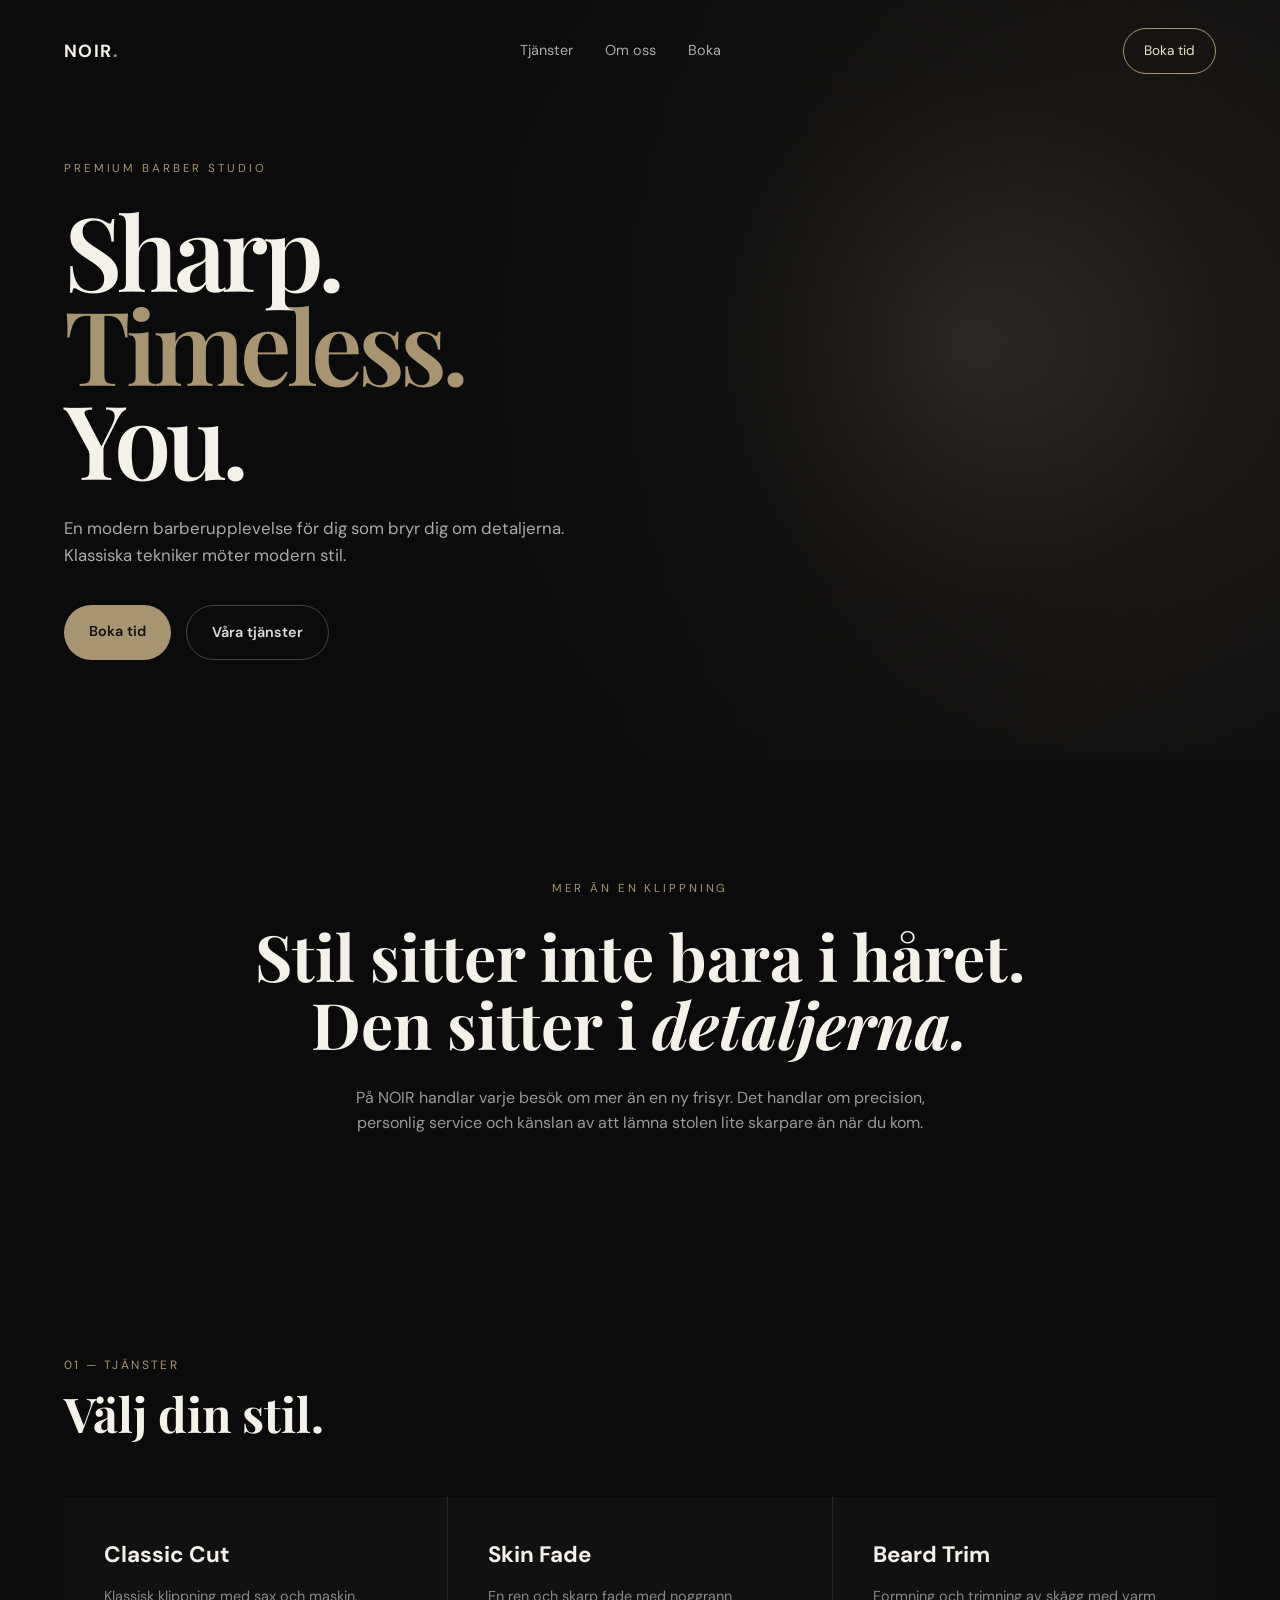
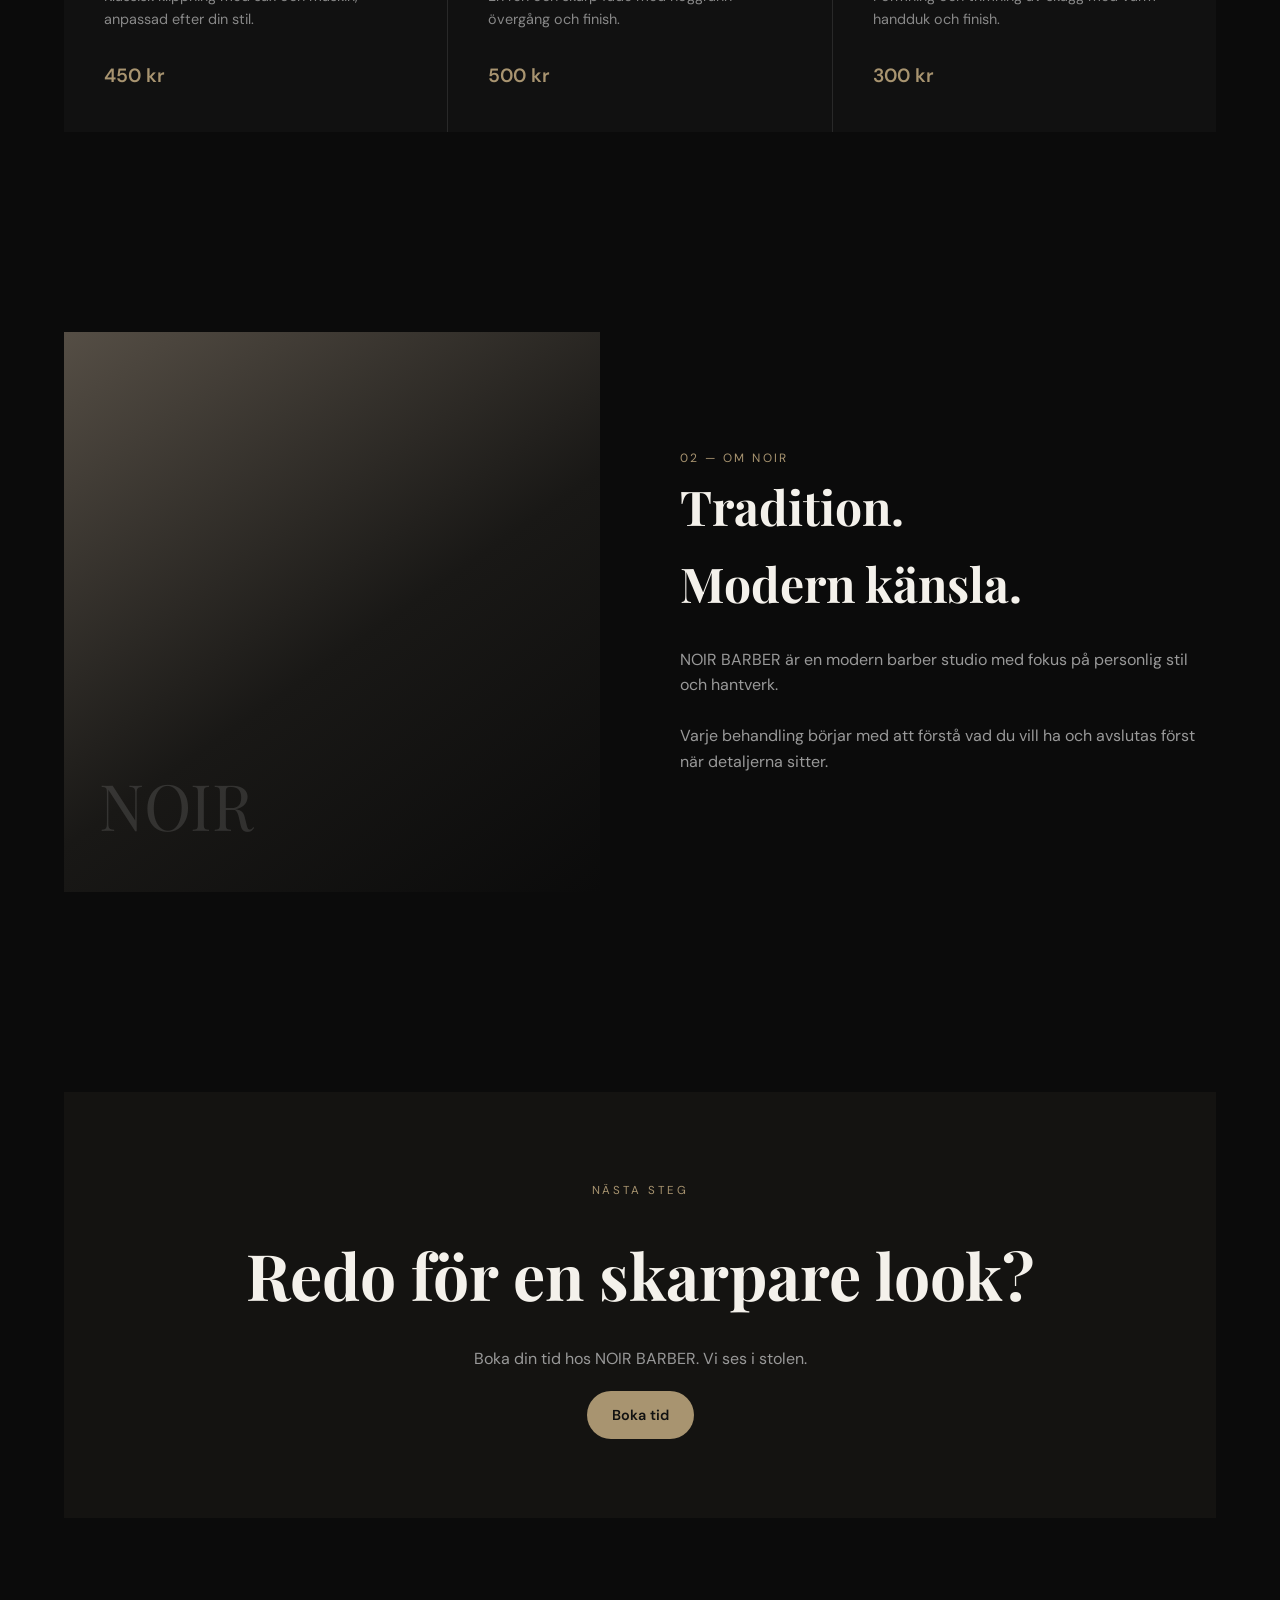
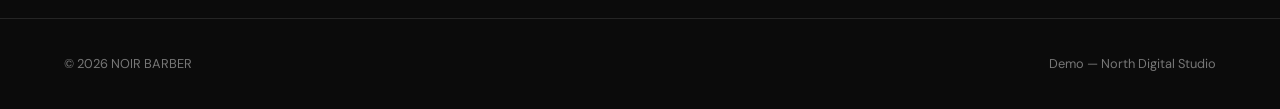
<file: barberare.html>
<!DOCTYPE html>
<html lang="sv">
<head>
    <meta charset="UTF-8">
    <meta name="viewport" content="width=device-width, initial-scale=1.0">

    <title>NOIR BARBER — Premium Barberare</title>

    <link rel="preconnect" href="https://fonts.googleapis.com">
    <link rel="preconnect" href="https://fonts.gstatic.com" crossorigin>
    <link href="https://fonts.googleapis.com/css2?family=DM+Sans:wght@400;500;600;700&family=Playfair+Display:wght@500;600;700&display=swap" rel="stylesheet">

    <style>
        * {
            margin: 0;
            padding: 0;
            box-sizing: border-box;
        }

        html {
            scroll-behavior: smooth;
        }

        body {
            font-family: "DM Sans", sans-serif;
            background: #0b0b0b;
            color: #f4f1eb;
            line-height: 1.6;
        }

        a {
            color: inherit;
            text-decoration: none;
        }

        .container {
            width: min(1180px, 90%);
            margin: auto;
        }

        /* NAVBAR */

        nav {
            position: absolute;
            top: 0;
            left: 0;
            width: 100%;
            padding: 28px 0;
            z-index: 10;
        }

        .nav-inner {
            display: flex;
            justify-content: space-between;
            align-items: center;
        }

        .logo {
            font-weight: 700;
            font-size: 1.1rem;
            letter-spacing: 0.08em;
        }

        .logo span {
            color: #a89470;
        }

        .nav-links {
            display: flex;
            gap: 32px;
            font-size: 0.9rem;
            color: #aaa;
        }

        .nav-links a:hover {
            color: white;
        }

        .nav-button {
            border: 1px solid #a89470;
            padding: 11px 20px;
            border-radius: 30px;
            font-size: 0.85rem;
            color: #e8dfd0;
        }

        /* HERO */

        .hero {
            min-height: 760px;
            display: flex;
            align-items: center;
            position: relative;
            overflow: hidden;
            background:
                linear-gradient(90deg, rgba(11,11,11,0.98) 0%, rgba(11,11,11,0.82) 48%, rgba(11,11,11,0.3) 100%),
                radial-gradient(circle at 75% 45%, #514b43 0%, #24211e 25%, #0b0b0b 65%);
        }

        .hero-content {
            max-width: 700px;
            padding-top: 60px;
        }

        .eyebrow {
            color: #a89470;
            text-transform: uppercase;
            letter-spacing: 0.25em;
            font-size: 0.72rem;
            margin-bottom: 24px;
        }

        h1 {
            font-family: "Playfair Display", serif;
            font-size: clamp(4rem, 8vw, 7.5rem);
            line-height: 0.92;
            font-weight: 600;
            letter-spacing: -0.05em;
        }

        h1 em {
            color: #a89470;
            font-style: normal;
        }

        .hero-text {
            max-width: 500px;
            margin-top: 30px;
            color: #aaa;
            font-size: 1.05rem;
        }

        .hero-buttons {
            display: flex;
            gap: 15px;
            margin-top: 36px;
        }

        .button {
            padding: 15px 25px;
            border-radius: 30px;
            font-weight: 600;
            font-size: 0.9rem;
        }

        .button-primary {
            background: #a89470;
            color: #111;
        }

        .button-secondary {
            border: 1px solid #444;
            color: #ddd;
        }

        /* INTRO */

        .intro {
            padding: 120px 0;
            text-align: center;
        }

        .intro h2 {
            font-family: "Playfair Display", serif;
            font-size: clamp(2.5rem, 5vw, 4.5rem);
            max-width: 850px;
            margin: auto;
            line-height: 1.05;
        }

        .intro p {
            max-width: 620px;
            margin: 28px auto 0;
            color: #999;
        }

        /* SERVICES */

        .section {
            padding: 100px 0;
        }

        .section-header {
            display: flex;
            justify-content: space-between;
            align-items: end;
            margin-bottom: 45px;
        }

        .section-title {
            font-family: "Playfair Display", serif;
            font-size: 3rem;
        }

        .section-number {
            color: #a89470;
            font-size: 0.75rem;
            letter-spacing: 0.2em;
        }

        .services {
            display: grid;
            grid-template-columns: repeat(3, 1fr);
            gap: 1px;
            background: #292929;
        }

        .service {
            background: #111;
            padding: 40px;
        }

        .service h3 {
            font-size: 1.4rem;
            margin-bottom: 12px;
        }

        .service p {
            color: #888;
            font-size: 0.9rem;
        }

        .price {
            margin-top: 30px;
            color: #a89470;
            font-size: 1.2rem;
            font-weight: 600;
        }

        /* ABOUT */

        .about {
            display: grid;
            grid-template-columns: 1fr 1fr;
            gap: 80px;
            align-items: center;
        }

        .about-image {
            min-height: 560px;
            background:
                linear-gradient(145deg, #554e45, #191816 55%, #0b0b0b);
            position: relative;
        }

        .about-image::after {
            content: "NOIR";
            position: absolute;
            bottom: 35px;
            left: 35px;
            font-family: "Playfair Display", serif;
            font-size: 4rem;
            color: rgba(255,255,255,0.12);
        }

        .about-text p {
            color: #999;
            margin-top: 25px;
        }

        /* BOOKING */

        .booking {
            background: #141311;
            padding: 90px;
            text-align: center;
        }

        .booking h2 {
            font-family: "Playfair Display", serif;
            font-size: clamp(2.5rem, 5vw, 4rem);
        }

        .booking p {
            color: #999;
            margin: 20px auto 30px;
            max-width: 550px;
        }

        /* FOOTER */

        footer {
            border-top: 1px solid #252525;
            padding: 35px 0;
            color: #777;
            font-size: 0.8rem;
        }

        .footer-inner {
            display: flex;
            justify-content: space-between;
        }

        /* MOBILE */

        @media (max-width: 800px) {

            .nav-links {
                display: none;
            }

            .hero {
                min-height: 680px;
            }

            .services,
            .about {
                grid-template-columns: 1fr;
            }

            .about-image {
                min-height: 400px;
            }

            .booking {
                padding: 60px 25px;
            }

            .footer-inner {
                flex-direction: column;
                gap: 10px;
            }

            .section-header {
                display: block;
            }

            .section-number {
                display: block;
                margin-bottom: 10px;
            }
        }
    </style>
</head>

<body>

    <nav>
        <div class="container nav-inner">

            <a href="index.html" class="logo">
                NOIR<span>.</span>
            </a>

            <div class="nav-links">
                <a href="#services">Tjänster</a>
                <a href="#about">Om oss</a>
                <a href="#booking">Boka</a>
            </div>

            <a href="#booking" class="nav-button">
                Boka tid
            </a>

        </div>
    </nav>


    <section class="hero">

        <div class="container">

            <div class="hero-content">

                <div class="eyebrow">
                    Premium Barber Studio
                </div>

                <h1>
                    Sharp.<br>
                    <em>Timeless.</em><br>
                    You.
                </h1>

                <p class="hero-text">
                    En modern barberupplevelse för dig som bryr dig om detaljerna.
                    Klassiska tekniker möter modern stil.
                </p>

                <div class="hero-buttons">
                    <a href="#booking" class="button button-primary">
                        Boka tid
                    </a>

                    <a href="#services" class="button button-secondary">
                        Våra tjänster
                    </a>
                </div>

            </div>

        </div>

    </section>


    <section class="intro">

        <div class="container">

            <div class="eyebrow">
                Mer än en klippning
            </div>

            <h2>
                Stil sitter inte bara i håret.
                <br>
                Den sitter i <em>detaljerna.</em>
            </h2>

            <p>
                På NOIR handlar varje besök om mer än en ny frisyr.
                Det handlar om precision, personlig service och känslan
                av att lämna stolen lite skarpare än när du kom.
            </p>

        </div>

    </section>


    <section class="section" id="services">

        <div class="container">

            <div class="section-header">

                <div>
                    <div class="section-number">01 — TJÄNSTER</div>
                    <h2 class="section-title">Välj din stil.</h2>
                </div>

            </div>


            <div class="services">

                <div class="service">
                    <h3>Classic Cut</h3>

                    <p>
                        Klassisk klippning med sax och maskin,
                        anpassad efter din stil.
                    </p>

                    <div class="price">
                        450 kr
                    </div>
                </div>


                <div class="service">
                    <h3>Skin Fade</h3>

                    <p>
                        En ren och skarp fade med noggrann
                        övergång och finish.
                    </p>

                    <div class="price">
                        500 kr
                    </div>
                </div>


                <div class="service">
                    <h3>Beard Trim</h3>

                    <p>
                        Formning och trimning av skägg
                        med varm handduk och finish.
                    </p>

                    <div class="price">
                        300 kr
                    </div>
                </div>

            </div>

        </div>

    </section>


    <section class="section" id="about">

        <div class="container about">

            <div class="about-image"></div>

            <div class="about-text">

                <div class="section-number">
                    02 — OM NOIR
                </div>

                <h2 class="section-title">
                    Tradition.
                    <br>
                    Modern känsla.
                </h2>

                <p>
                    NOIR BARBER är en modern barber studio med fokus
                    på personlig stil och hantverk.
                </p>

                <p>
                    Varje behandling börjar med att förstå vad du vill
                    ha och avslutas först när detaljerna sitter.
                </p>

            </div>

        </div>

    </section>


    <section class="section" id="booking">

        <div class="container">

            <div class="booking">

                <div class="eyebrow">
                    Nästa steg
                </div>

                <h2>
                    Redo för en skarpare look?
                </h2>

                <p>
                    Boka din tid hos NOIR BARBER.
                    Vi ses i stolen.
                </p>

                <a href="mailto:kontakt@noirbarber.se" class="button button-primary">
                    Boka tid
                </a>

            </div>

        </div>

    </section>


    <footer>

        <div class="container footer-inner">

            <div>
                © 2026 NOIR BARBER
            </div>

            <div>
                Demo — North Digital Studio
            </div>

        </div>

    </footer>

</body>
</html>
</file>
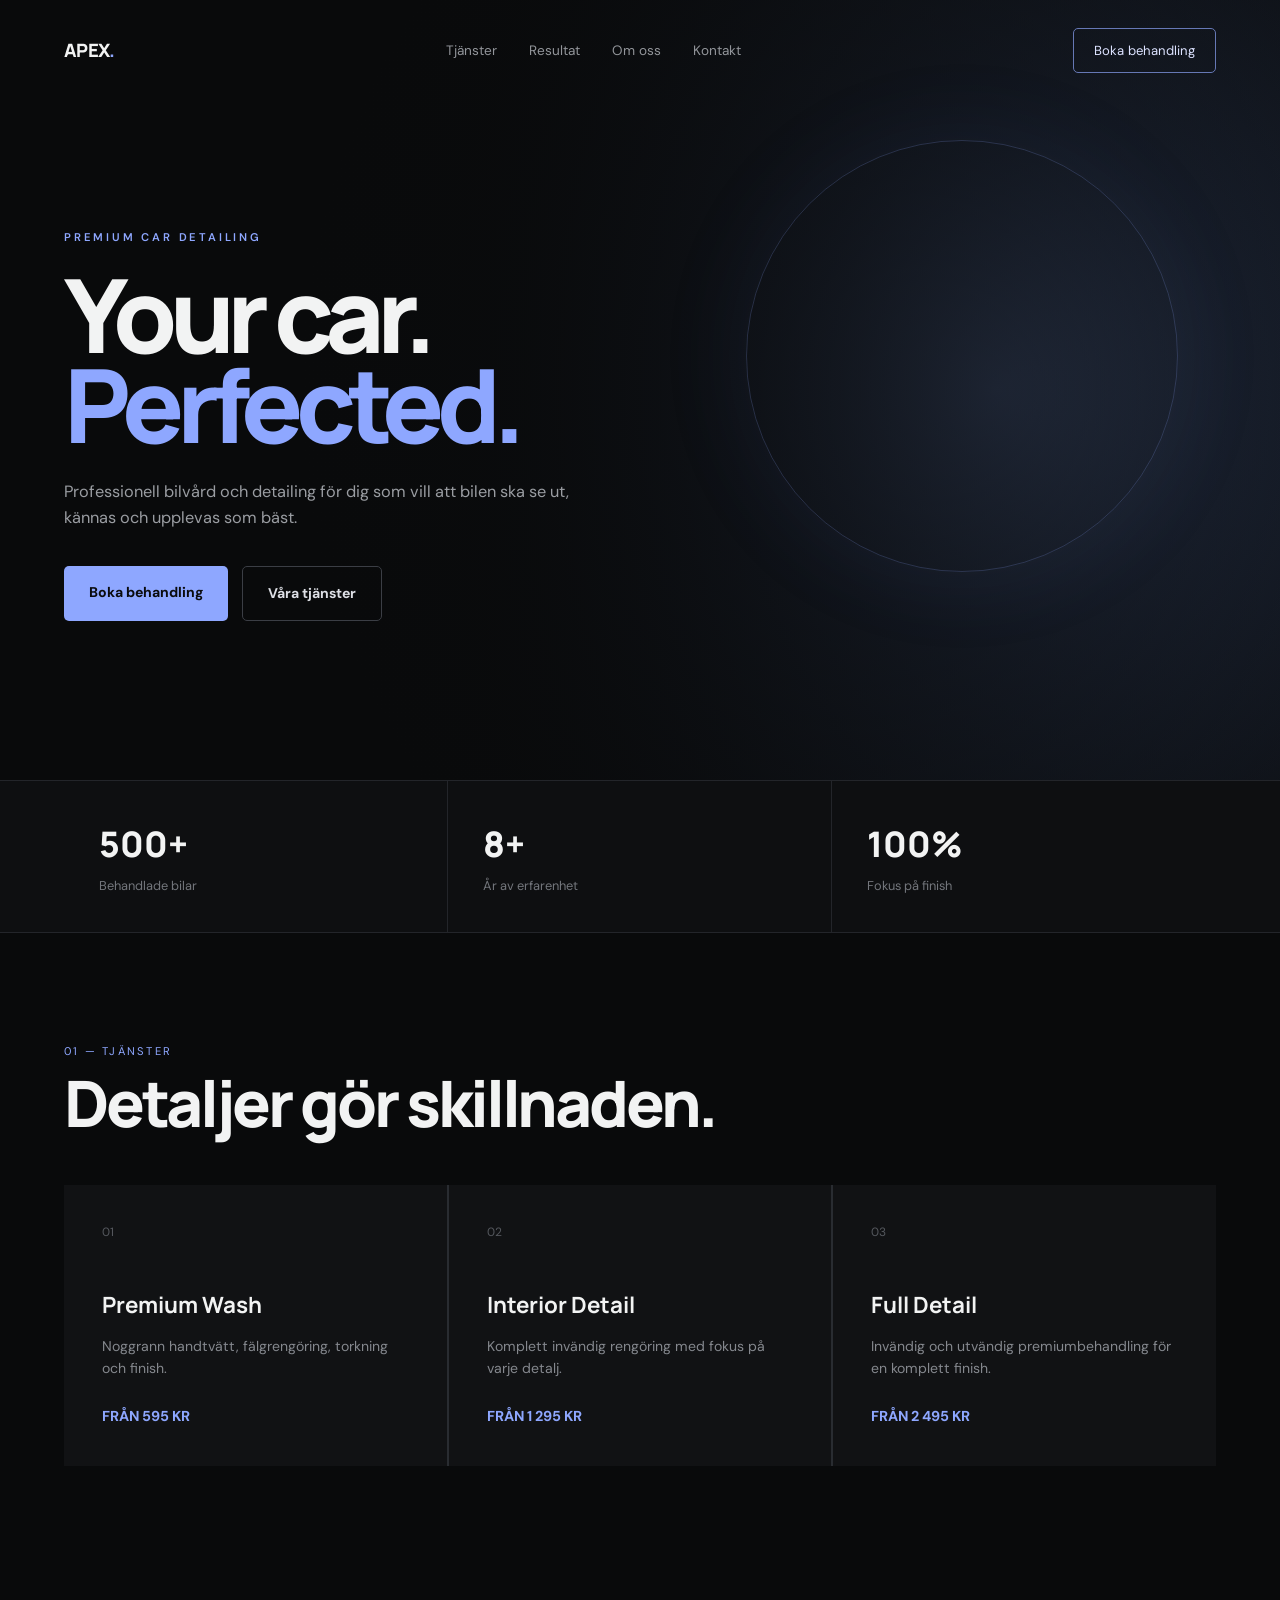
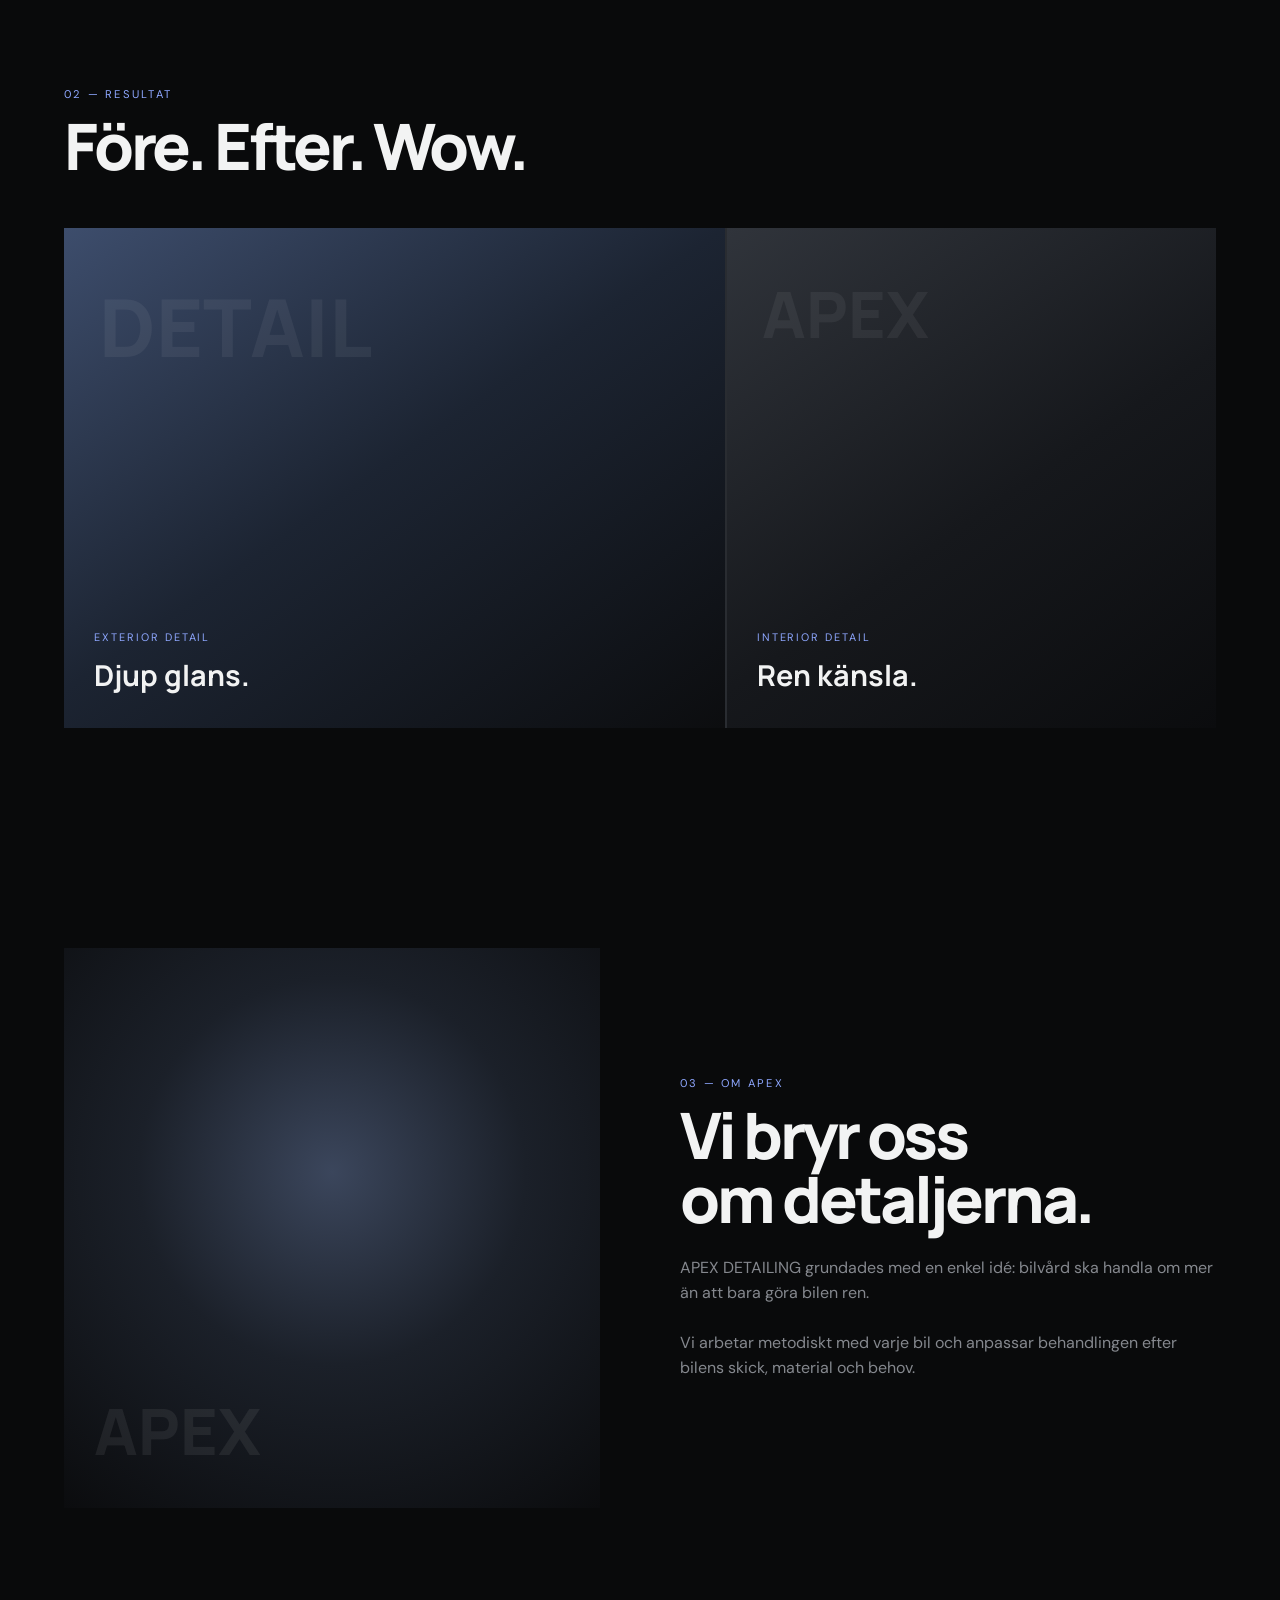
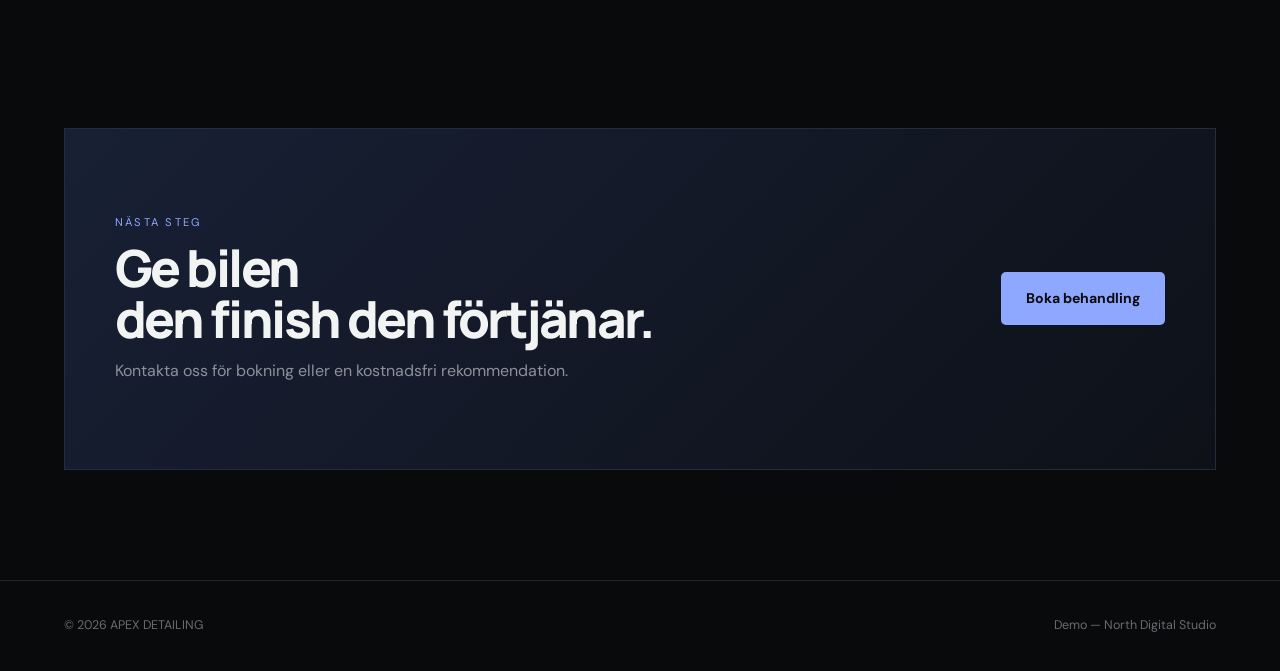
<file: bilvard.html>
<!DOCTYPE html>
<html lang="sv">
<head>
    <meta charset="UTF-8">
    <meta name="viewport" content="width=device-width, initial-scale=1.0">

    <title>APEX DETAILING — Premium Car Care</title>

    <link rel="preconnect" href="https://fonts.googleapis.com">
    <link rel="preconnect" href="https://fonts.gstatic.com" crossorigin>
    <link href="https://fonts.googleapis.com/css2?family=DM+Sans:wght@400;500;600;700&family=Manrope:wght@500;600;700;800&display=swap" rel="stylesheet">

    <style>

        * {
            margin: 0;
            padding: 0;
            box-sizing: border-box;
        }

        html {
            scroll-behavior: smooth;
        }

        body {
            background: #090a0b;
            color: #f2f3f3;
            font-family: "DM Sans", sans-serif;
            line-height: 1.6;
        }

        a {
            color: inherit;
            text-decoration: none;
        }

        .container {
            width: min(1180px, 90%);
            margin: auto;
        }

        /* NAVIGATION */

        nav {
            position: absolute;
            top: 0;
            left: 0;
            width: 100%;
            padding: 28px 0;
            z-index: 10;
        }

        .nav-inner {
            display: flex;
            align-items: center;
            justify-content: space-between;
        }

        .logo {
            font-family: "Manrope", sans-serif;
            font-size: 1.15rem;
            font-weight: 800;
            letter-spacing: -0.04em;
        }

        .logo span {
            color: #8ea7ff;
        }

        .nav-links {
            display: flex;
            gap: 32px;
            font-size: 0.85rem;
            color: #92959a;
        }

        .nav-links a:hover {
            color: white;
        }

        .nav-button {
            border: 1px solid #6678b5;
            padding: 11px 20px;
            border-radius: 5px;
            font-size: 0.82rem;
            color: #dce2ff;
        }

        /* HERO */

        .hero {
            min-height: 780px;
            display: flex;
            align-items: center;
            position: relative;
            overflow: hidden;

            background:
                linear-gradient(
                    90deg,
                    rgba(9,10,11,1) 0%,
                    rgba(9,10,11,0.95) 38%,
                    rgba(9,10,11,0.3) 100%
                ),
                radial-gradient(
                    circle at 78% 50%,
                    #33415e 0%,
                    #1d2638 23%,
                    #090a0b 65%
                );
        }

        .hero::after {
            content: "";
            position: absolute;
            right: 8%;
            top: 18%;
            width: 430px;
            height: 430px;
            border-radius: 50%;
            border: 1px solid rgba(142,167,255,0.2);
            box-shadow:
                0 0 100px rgba(86,115,190,0.08);
        }

        .hero-content {
            max-width: 760px;
            padding-top: 70px;
            position: relative;
            z-index: 2;
        }

        .eyebrow {
            color: #8ea7ff;
            text-transform: uppercase;
            letter-spacing: 0.25em;
            font-size: 0.7rem;
            margin-bottom: 22px;
            font-weight: 600;
        }

        h1 {
            font-family: "Manrope", sans-serif;
            font-size: clamp(3.7rem, 8vw, 7.4rem);
            line-height: 0.88;
            letter-spacing: -0.075em;
            font-weight: 800;
        }

        h1 span {
            color: #8ea7ff;
        }

        .hero-text {
            max-width: 560px;
            color: #9a9da2;
            margin-top: 30px;
            font-size: 1.02rem;
        }

        .hero-buttons {
            display: flex;
            gap: 14px;
            margin-top: 35px;
        }

        .button {
            padding: 15px 25px;
            border-radius: 5px;
            font-size: 0.88rem;
            font-weight: 700;
        }

        .button-primary {
            background: #8ea7ff;
            color: #0a0b0d;
        }

        .button-secondary {
            border: 1px solid #3b3e45;
            color: #dddfe5;
        }

        /* STATS */

        .stats {
            border-top: 1px solid #23252a;
            border-bottom: 1px solid #23252a;
            background: #0e0f11;
        }

        .stats-grid {
            display: grid;
            grid-template-columns: repeat(3, 1fr);
        }

        .stat {
            padding: 35px;
            border-right: 1px solid #23252a;
        }

        .stat:last-child {
            border-right: none;
        }

        .stat-number {
            font-family: "Manrope", sans-serif;
            font-size: 2.2rem;
            font-weight: 800;
        }

        .stat-label {
            color: #73767c;
            font-size: 0.8rem;
            margin-top: 4px;
        }

        /* SECTIONS */

        .section {
            padding: 110px 0;
        }

        .section-header {
            margin-bottom: 50px;
        }

        .section-number {
            color: #8ea7ff;
            font-size: 0.7rem;
            letter-spacing: 0.2em;
            margin-bottom: 10px;
        }

        .section-title {
            font-family: "Manrope", sans-serif;
            font-size: clamp(2.5rem, 5vw, 4.2rem);
            line-height: 1;
            letter-spacing: -0.05em;
            font-weight: 800;
        }

        /* SERVICES */

        .services {
            display: grid;
            grid-template-columns: repeat(3, 1fr);
            gap: 2px;
            background: #292c31;
        }

        .service {
            background: #111214;
            padding: 38px;
            min-height: 280px;
        }

        .service-number {
            color: #55585e;
            font-size: 0.75rem;
            margin-bottom: 45px;
        }

        .service h3 {
            font-family: "Manrope", sans-serif;
            font-size: 1.4rem;
            margin-bottom: 12px;
        }

        .service p {
            color: #85888e;
            font-size: 0.88rem;
        }

        .service-price {
            color: #8ea7ff;
            font-size: 0.9rem;
            font-weight: 700;
            margin-top: 25px;
        }

        /* SHOWCASE */

        .showcase {
            display: grid;
            grid-template-columns: 1.35fr 1fr;
            gap: 2px;
            background: #292c31;
        }

        .showcase-main,
        .showcase-small {
            position: relative;
            overflow: hidden;
            min-height: 500px;
            background:
                linear-gradient(
                    145deg,
                    #3d4d6c,
                    #1c2432 48%,
                    #0c0d0f
                );
        }

        .showcase-small {
            min-height: 500px;
            background:
                linear-gradient(
                    145deg,
                    #30343b,
                    #16181c 55%,
                    #0b0c0e
                );
        }

        .showcase-main::before {
            content: "DETAIL";
            position: absolute;
            top: 35px;
            left: 35px;
            font-family: "Manrope", sans-serif;
            font-size: 5rem;
            font-weight: 800;
            color: rgba(255,255,255,0.06);
        }

        .showcase-small::before {
            content: "APEX";
            position: absolute;
            top: 35px;
            left: 35px;
            font-family: "Manrope", sans-serif;
            font-size: 4rem;
            font-weight: 800;
            color: rgba(255,255,255,0.06);
        }

        .showcase-content {
            position: absolute;
            bottom: 30px;
            left: 30px;
            right: 30px;
        }

        .showcase-tag {
            color: #8ea7ff;
            font-size: 0.68rem;
            letter-spacing: 0.18em;
        }

        .showcase-content h3 {
            font-family: "Manrope", sans-serif;
            font-size: 1.8rem;
            margin-top: 5px;
        }

        /* ABOUT */

        .about {
            display: grid;
            grid-template-columns: 1fr 1fr;
            gap: 80px;
            align-items: center;
        }

        .about-image {
            min-height: 560px;
            background:
                radial-gradient(
                    circle at 50% 40%,
                    #3b465c,
                    #1b2029 45%,
                    #0b0c0e
                );
            position: relative;
        }

        .about-image::after {
            content: "APEX";
            position: absolute;
            bottom: 25px;
            left: 30px;
            font-family: "Manrope", sans-serif;
            font-size: 4rem;
            font-weight: 800;
            color: rgba(255,255,255,0.07);
        }

        .about-text p {
            color: #85888e;
            margin-top: 24px;
        }

        /* CTA */

        .cta {
            background:
                linear-gradient(
                    135deg,
                    #182035,
                    #0e1118
                );
            padding: 85px 50px;
            display: flex;
            justify-content: space-between;
            align-items: center;
            gap: 40px;
            border: 1px solid #252c3c;
        }

        .cta h2 {
            font-family: "Manrope", sans-serif;
            font-size: clamp(2.3rem, 4vw, 4rem);
            line-height: 1;
            letter-spacing: -0.05em;
            font-weight: 800;
        }

        .cta p {
            color: #8c919b;
            max-width: 550px;
            margin-top: 14px;
        }

        /* FOOTER */

        footer {
            border-top: 1px solid #23252a;
            padding: 35px 0;
            color: #686b71;
            font-size: 0.78rem;
        }

        .footer-inner {
            display: flex;
            justify-content: space-between;
        }

        /* MOBILE */

        @media (max-width: 800px) {

            .nav-links {
                display: none;
            }

            .hero {
                min-height: 700px;
            }

            .stats-grid,
            .services,
            .showcase,
            .about {
                grid-template-columns: 1fr;
            }

            .stat {
                border-right: none;
                border-bottom: 1px solid #23252a;
            }

            .showcase-main,
            .showcase-small {
                min-height: 360px;
            }

            .about-image {
                min-height: 400px;
            }

            .cta {
                padding: 55px 30px;
                flex-direction: column;
                align-items: flex-start;
            }

            .footer-inner {
                flex-direction: column;
                gap: 10px;
            }
        }

    </style>
</head>

<body>

    <!-- NAVIGATION -->

    <nav>
        <div class="container nav-inner">

            <a href="index.html" class="logo">
                APEX<span>.</span>
            </a>

            <div class="nav-links">
                <a href="#services">Tjänster</a>
                <a href="#results">Resultat</a>
                <a href="#about">Om oss</a>
                <a href="#contact">Kontakt</a>
            </div>

            <a href="#contact" class="nav-button">
                Boka behandling
            </a>

        </div>
    </nav>


    <!-- HERO -->

    <section class="hero">

        <div class="container">

            <div class="hero-content">

                <div class="eyebrow">
                    Premium Car Detailing
                </div>

                <h1>
                    Your car.<br>
                    <span>Perfected.</span>
                </h1>

                <p class="hero-text">
                    Professionell bilvård och detailing för dig som
                    vill att bilen ska se ut, kännas och upplevas
                    som bäst.
                </p>

                <div class="hero-buttons">

                    <a href="#contact" class="button button-primary">
                        Boka behandling
                    </a>

                    <a href="#services" class="button button-secondary">
                        Våra tjänster
                    </a>

                </div>

            </div>

        </div>

    </section>


    <!-- STATS -->

    <section class="stats">

        <div class="container stats-grid">

            <div class="stat">
                <div class="stat-number">500+</div>
                <div class="stat-label">Behandlade bilar</div>
            </div>

            <div class="stat">
                <div class="stat-number">8+</div>
                <div class="stat-label">År av erfarenhet</div>
            </div>

            <div class="stat">
                <div class="stat-number">100%</div>
                <div class="stat-label">Fokus på finish</div>
            </div>

        </div>

    </section>


    <!-- SERVICES -->

    <section class="section" id="services">

        <div class="container">

            <div class="section-header">

                <div class="section-number">
                    01 — TJÄNSTER
                </div>

                <h2 class="section-title">
                    Detaljer gör skillnaden.
                </h2>

            </div>


            <div class="services">

                <div class="service">

                    <div class="service-number">
                        01
                    </div>

                    <h3>Premium Wash</h3>

                    <p>
                        Noggrann handtvätt, fälgrengöring,
                        torkning och finish.
                    </p>

                    <div class="service-price">
                        FRÅN 595 KR
                    </div>

                </div>


                <div class="service">

                    <div class="service-number">
                        02
                    </div>

                    <h3>Interior Detail</h3>

                    <p>
                        Komplett invändig rengöring med
                        fokus på varje detalj.
                    </p>

                    <div class="service-price">
                        FRÅN 1 295 KR
                    </div>

                </div>


                <div class="service">

                    <div class="service-number">
                        03
                    </div>

                    <h3>Full Detail</h3>

                    <p>
                        Invändig och utvändig premiumbehandling
                        för en komplett finish.
                    </p>

                    <div class="service-price">
                        FRÅN 2 495 KR
                    </div>

                </div>

            </div>

        </div>

    </section>


    <!-- RESULTS -->

    <section class="section" id="results">

        <div class="container">

            <div class="section-header">

                <div class="section-number">
                    02 — RESULTAT
                </div>

                <h2 class="section-title">
                    Före. Efter. Wow.
                </h2>

            </div>


            <div class="showcase">

                <div class="showcase-main">

                    <div class="showcase-content">

                        <div class="showcase-tag">
                            EXTERIOR DETAIL
                        </div>

                        <h3>
                            Djup glans.
                        </h3>

                    </div>

                </div>


                <div class="showcase-small">

                    <div class="showcase-content">

                        <div class="showcase-tag">
                            INTERIOR DETAIL
                        </div>

                        <h3>
                            Ren känsla.
                        </h3>

                    </div>

                </div>

            </div>

        </div>

    </section>


    <!-- ABOUT -->

    <section class="section" id="about">

        <div class="container about">

            <div class="about-image"></div>

            <div class="about-text">

                <div class="section-number">
                    03 — OM APEX
                </div>

                <h2 class="section-title">
                    Vi bryr oss
                    <br>
                    om detaljerna.
                </h2>

                <p>
                    APEX DETAILING grundades med en enkel idé:
                    bilvård ska handla om mer än att bara göra bilen ren.
                </p>

                <p>
                    Vi arbetar metodiskt med varje bil och anpassar
                    behandlingen efter bilens skick, material och behov.
                </p>

            </div>

        </div>

    </section>


    <!-- CONTACT -->

    <section class="section" id="contact">

        <div class="container">

            <div class="cta">

                <div>

                    <div class="section-number">
                        NÄSTA STEG
                    </div>

                    <h2>
                        Ge bilen<br>
                        den finish den förtjänar.
                    </h2>

                    <p>
                        Kontakta oss för bokning eller en
                        kostnadsfri rekommendation.
                    </p>

                </div>

                <a
                    href="mailto:boka@apexdetailing.se"
                    class="button button-primary"
                >
                    Boka behandling
                </a>

            </div>

        </div>

    </section>


    <!-- FOOTER -->

    <footer>

        <div class="container footer-inner">

            <div>
                © 2026 APEX DETAILING
            </div>

            <div>
                Demo — North Digital Studio
            </div>

        </div>

    </footer>

</body>
</html>
</file>
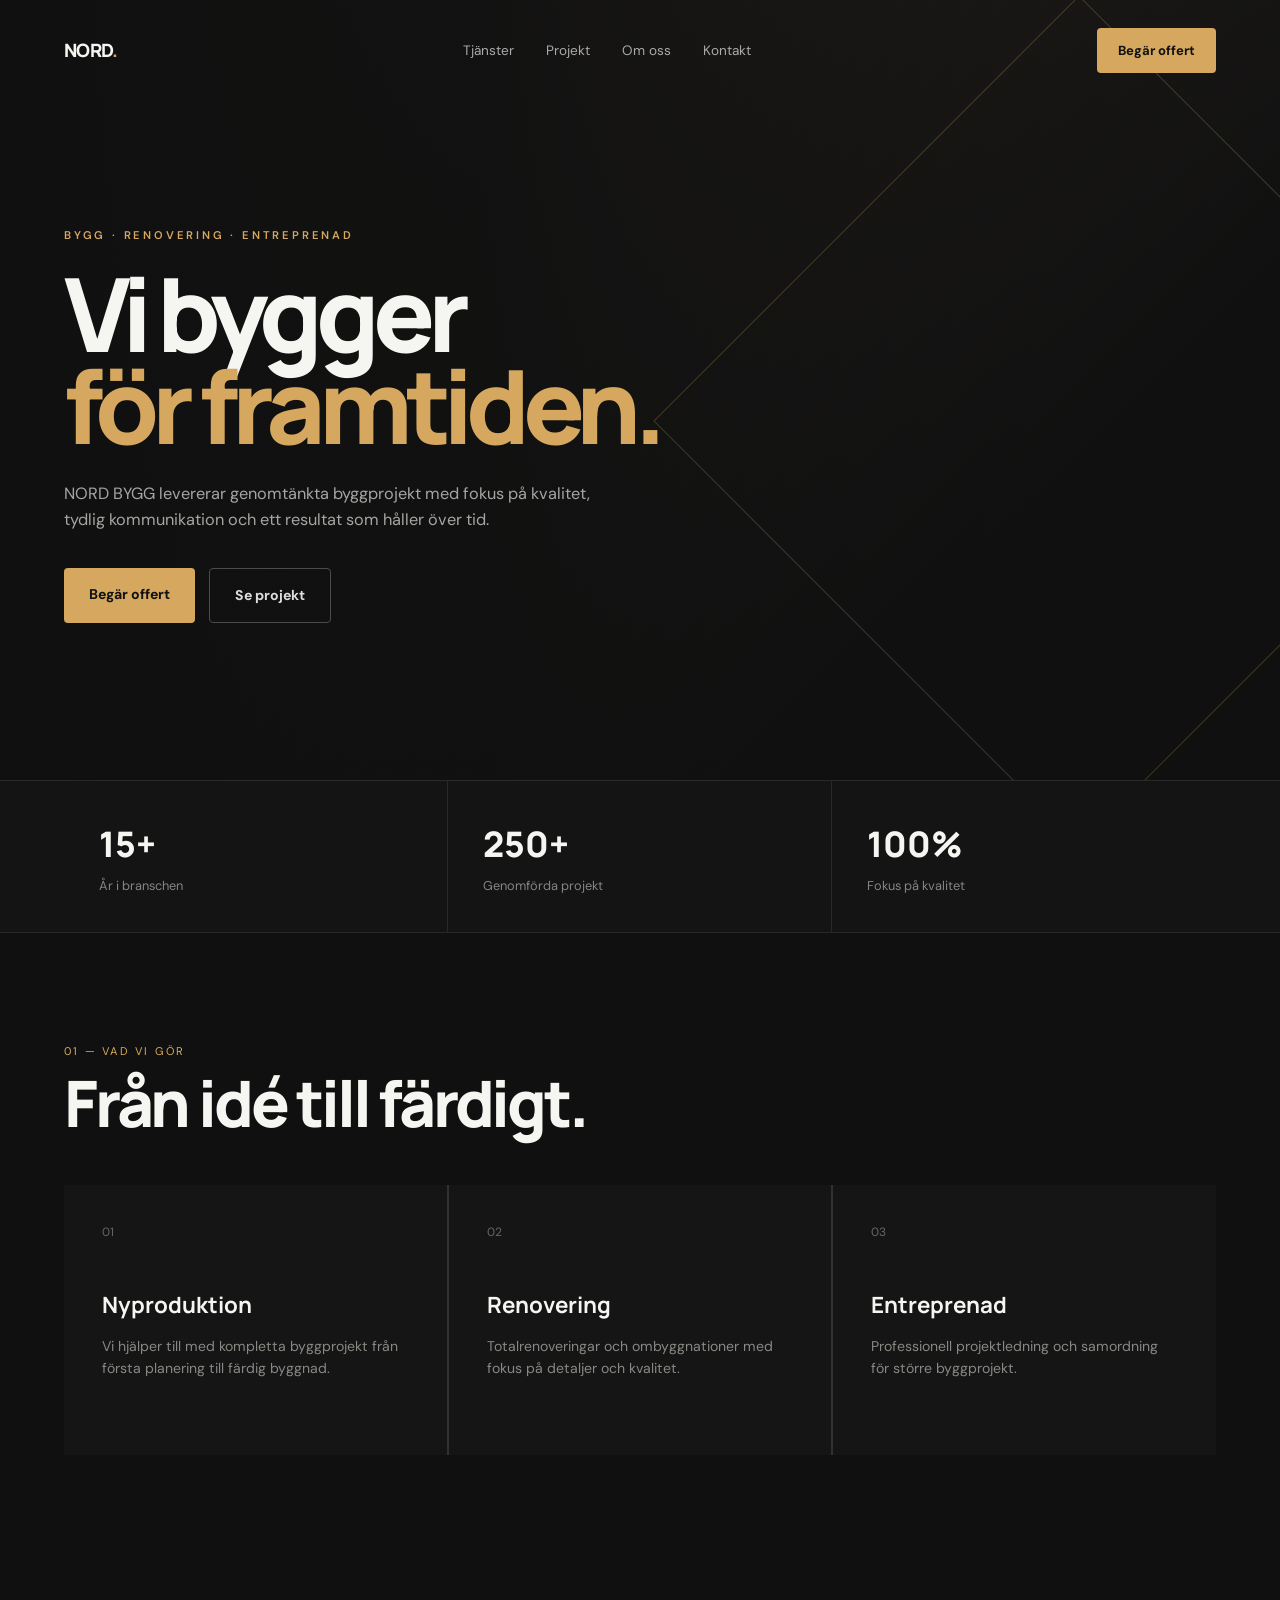
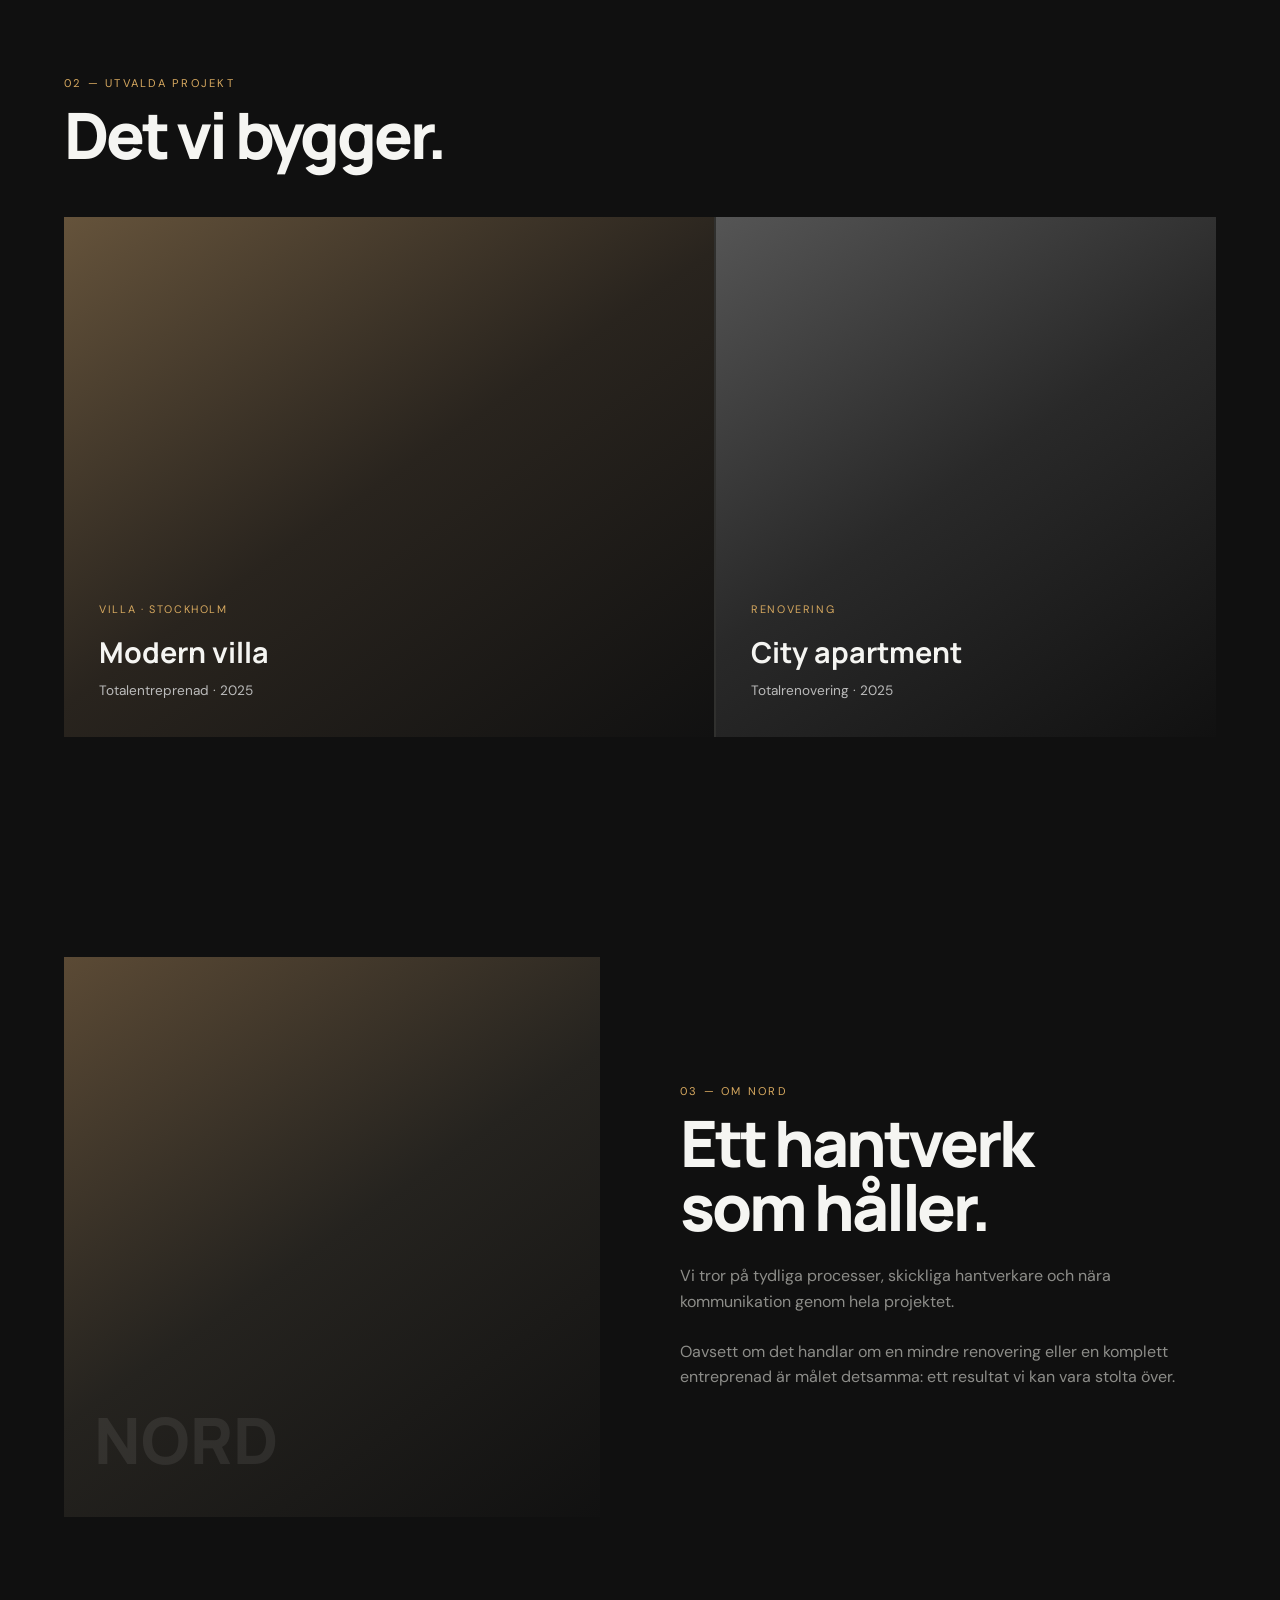
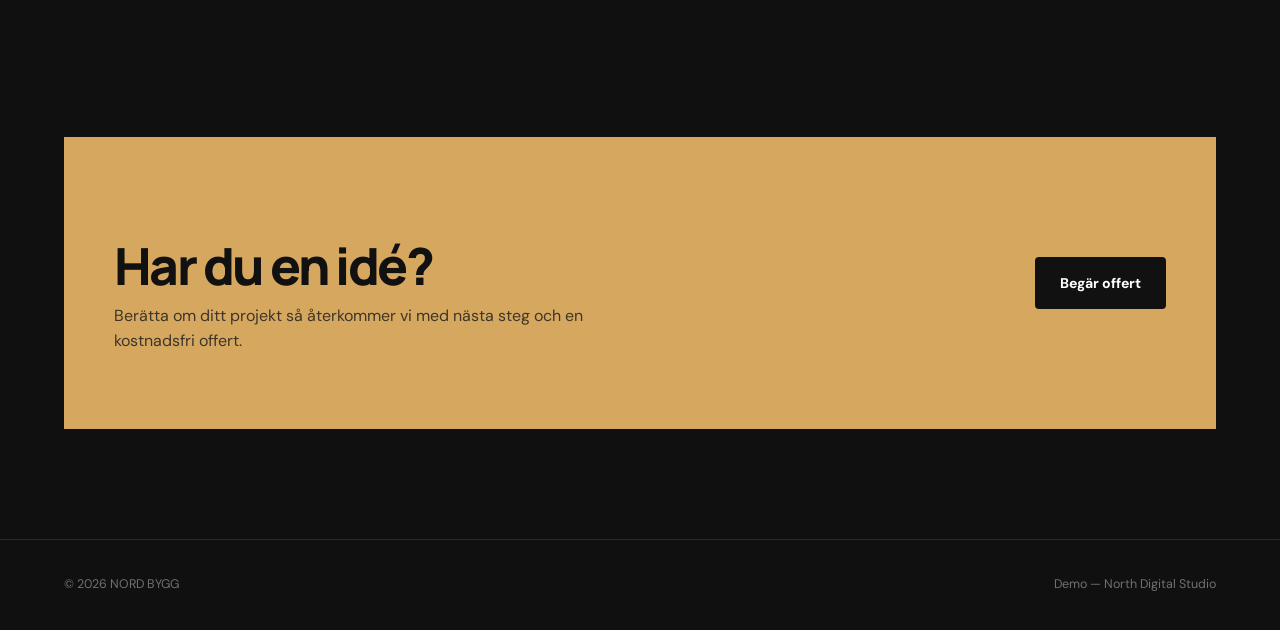
<file: byggforetag.html>
<!DOCTYPE html>
<html lang="sv">
<head>
    <meta charset="UTF-8">
    <meta name="viewport" content="width=device-width, initial-scale=1.0">

    <title>NORD BYGG — Bygg & Renovering</title>

    <link rel="preconnect" href="https://fonts.googleapis.com">
    <link rel="preconnect" href="https://fonts.gstatic.com" crossorigin>
    <link href="https://fonts.googleapis.com/css2?family=DM+Sans:wght@400;500;600;700&family=Manrope:wght@500;600;700;800&display=swap" rel="stylesheet">

    <style>

        * {
            margin: 0;
            padding: 0;
            box-sizing: border-box;
        }

        html {
            scroll-behavior: smooth;
        }

        body {
            background: #101010;
            color: #f5f5f2;
            font-family: "DM Sans", sans-serif;
            line-height: 1.6;
        }

        a {
            color: inherit;
            text-decoration: none;
        }

        .container {
            width: min(1180px, 90%);
            margin: auto;
        }

        /* NAVIGATION */

        nav {
            position: absolute;
            top: 0;
            left: 0;
            width: 100%;
            padding: 28px 0;
            z-index: 10;
        }

        .nav-inner {
            display: flex;
            align-items: center;
            justify-content: space-between;
        }

        .logo {
            font-family: "Manrope", sans-serif;
            font-size: 1.15rem;
            font-weight: 800;
            letter-spacing: -0.04em;
        }

        .logo span {
            color: #d6a85f;
        }

        .nav-links {
            display: flex;
            gap: 32px;
            font-size: 0.85rem;
            color: #aaa;
        }

        .nav-links a:hover {
            color: white;
        }

        .nav-button {
            background: #d6a85f;
            color: #111;
            padding: 12px 21px;
            border-radius: 4px;
            font-size: 0.82rem;
            font-weight: 700;
        }

        /* HERO */

        .hero {
            min-height: 780px;
            display: flex;
            align-items: center;
            position: relative;
            overflow: hidden;

            background:
                linear-gradient(
                    90deg,
                    rgba(16,16,16,1) 0%,
                    rgba(16,16,16,0.95) 38%,
                    rgba(16,16,16,0.35) 100%
                ),
                linear-gradient(
                    135deg,
                    #4a4033,
                    #24211d 45%,
                    #101010 75%
                );
        }

        .hero::before {
            content: "";
            position: absolute;
            right: -100px;
            top: 120px;
            width: 600px;
            height: 600px;
            border: 1px solid rgba(214,168,95,0.25);
            transform: rotate(45deg);
        }

        .hero-content {
            max-width: 750px;
            padding-top: 70px;
            position: relative;
            z-index: 2;
        }

        .eyebrow {
            color: #d6a85f;
            text-transform: uppercase;
            letter-spacing: 0.25em;
            font-size: 0.7rem;
            margin-bottom: 22px;
            font-weight: 600;
        }

        h1 {
            font-family: "Manrope", sans-serif;
            font-size: clamp(3.7rem, 8vw, 7.2rem);
            line-height: 0.9;
            letter-spacing: -0.07em;
            font-weight: 800;
        }

        h1 span {
            color: #d6a85f;
        }

        .hero-text {
            max-width: 560px;
            color: #a5a5a1;
            margin-top: 30px;
            font-size: 1.02rem;
        }

        .hero-buttons {
            display: flex;
            gap: 14px;
            margin-top: 35px;
        }

        .button {
            padding: 15px 25px;
            border-radius: 4px;
            font-size: 0.88rem;
            font-weight: 700;
        }

        .button-primary {
            background: #d6a85f;
            color: #111;
        }

        .button-secondary {
            border: 1px solid #4b4b48;
            color: #ddd;
        }

        /* STATS */

        .stats {
            border-top: 1px solid #292929;
            border-bottom: 1px solid #292929;
            background: #141414;
        }

        .stats-grid {
            display: grid;
            grid-template-columns: repeat(3, 1fr);
        }

        .stat {
            padding: 35px;
            border-right: 1px solid #292929;
        }

        .stat:last-child {
            border-right: none;
        }

        .stat-number {
            font-family: "Manrope", sans-serif;
            font-size: 2.2rem;
            font-weight: 800;
        }

        .stat-label {
            color: #858582;
            font-size: 0.8rem;
            margin-top: 4px;
        }

        /* SECTION */

        .section {
            padding: 110px 0;
        }

        .section-header {
            margin-bottom: 50px;
        }

        .section-number {
            color: #d6a85f;
            font-size: 0.7rem;
            letter-spacing: 0.2em;
            margin-bottom: 10px;
        }

        .section-title {
            font-family: "Manrope", sans-serif;
            font-size: clamp(2.5rem, 5vw, 4.2rem);
            line-height: 1;
            letter-spacing: -0.05em;
            font-weight: 800;
        }

        /* SERVICES */

        .services {
            display: grid;
            grid-template-columns: repeat(3, 1fr);
            gap: 2px;
            background: #30302e;
        }

        .service {
            background: #151515;
            padding: 38px;
            min-height: 270px;
        }

        .service-number {
            color: #666;
            font-size: 0.75rem;
            margin-bottom: 45px;
        }

        .service h3 {
            font-family: "Manrope", sans-serif;
            font-size: 1.4rem;
            margin-bottom: 12px;
        }

        .service p {
            color: #888884;
            font-size: 0.88rem;
        }

        /* PROJECTS */

        .projects {
            display: grid;
            grid-template-columns: 1.3fr 1fr;
            gap: 2px;
            background: #30302e;
        }

        .project {
            min-height: 390px;
            background: #191919;
            padding: 35px;
            display: flex;
            flex-direction: column;
            justify-content: flex-end;
            position: relative;
            overflow: hidden;
        }

        .project:first-child {
            min-height: 520px;
        }

        .project-image {
            position: absolute;
            inset: 0;
            background:
                linear-gradient(
                    145deg,
                    #65533b,
                    #29241e 50%,
                    #111
                );
        }

        .project:nth-child(2) .project-image {
            background:
                linear-gradient(
                    145deg,
                    #555,
                    #292929 50%,
                    #111
                );
        }

        .project-content {
            position: relative;
            z-index: 2;
        }

        .project-tag {
            display: inline-block;
            color: #d6a85f;
            font-size: 0.68rem;
            letter-spacing: 0.15em;
            margin-bottom: 10px;
        }

        .project h3 {
            font-family: "Manrope", sans-serif;
            font-size: 1.8rem;
        }

        .project p {
            color: #bbb;
            font-size: 0.85rem;
            margin-top: 5px;
        }

        /* ABOUT */

        .about {
            display: grid;
            grid-template-columns: 1fr 1fr;
            gap: 80px;
            align-items: center;
        }

        .about-image {
            min-height: 560px;
            background:
                linear-gradient(
                    145deg,
                    #5b4a35,
                    #25231f 50%,
                    #111
                );
            position: relative;
        }

        .about-image::after {
            content: "NORD";
            position: absolute;
            left: 30px;
            bottom: 25px;
            font-family: "Manrope", sans-serif;
            font-size: 4rem;
            font-weight: 800;
            color: rgba(255,255,255,0.08);
        }

        .about-text p {
            color: #8d8d89;
            margin-top: 24px;
        }

        /* OFFER */

        .offer {
            background: #d6a85f;
            color: #111;
            padding: 75px 50px;
            display: flex;
            justify-content: space-between;
            align-items: center;
            gap: 40px;
        }

        .offer h2 {
            font-family: "Manrope", sans-serif;
            font-size: clamp(2.2rem, 4vw, 3.8rem);
            line-height: 1;
            letter-spacing: -0.05em;
            font-weight: 800;
        }

        .offer p {
            margin-top: 12px;
            max-width: 550px;
            color: #3e3528;
        }

        .offer .button {
            background: #111;
            color: white;
            white-space: nowrap;
        }

        /* FOOTER */

        footer {
            border-top: 1px solid #292929;
            padding: 35px 0;
            color: #70706d;
            font-size: 0.78rem;
        }

        .footer-inner {
            display: flex;
            justify-content: space-between;
        }

        /* MOBILE */

        @media (max-width: 800px) {

            .nav-links {
                display: none;
            }

            .hero {
                min-height: 700px;
            }

            .stats-grid,
            .services,
            .projects,
            .about {
                grid-template-columns: 1fr;
            }

            .stat {
                border-right: none;
                border-bottom: 1px solid #292929;
            }

            .project,
            .project:first-child {
                min-height: 350px;
            }

            .about-image {
                min-height: 400px;
            }

            .offer {
                padding: 55px 30px;
                flex-direction: column;
                align-items: flex-start;
            }

            .footer-inner {
                flex-direction: column;
                gap: 10px;
            }
        }

    </style>
</head>

<body>

    <!-- NAVIGATION -->

    <nav>
        <div class="container nav-inner">

            <a href="index.html" class="logo">
                NORD<span>.</span>
            </a>

            <div class="nav-links">
                <a href="#services">Tjänster</a>
                <a href="#projects">Projekt</a>
                <a href="#about">Om oss</a>
                <a href="#contact">Kontakt</a>
            </div>

            <a href="#contact" class="nav-button">
                Begär offert
            </a>

        </div>
    </nav>


    <!-- HERO -->

    <section class="hero">

        <div class="container">

            <div class="hero-content">

                <div class="eyebrow">
                    Bygg · Renovering · Entreprenad
                </div>

                <h1>
                    Vi bygger<br>
                    <span>för framtiden.</span>
                </h1>

                <p class="hero-text">
                    NORD BYGG levererar genomtänkta byggprojekt
                    med fokus på kvalitet, tydlig kommunikation
                    och ett resultat som håller över tid.
                </p>

                <div class="hero-buttons">

                    <a href="#contact" class="button button-primary">
                        Begär offert
                    </a>

                    <a href="#projects" class="button button-secondary">
                        Se projekt
                    </a>

                </div>

            </div>

        </div>

    </section>


    <!-- STATS -->

    <section class="stats">

        <div class="container stats-grid">

            <div class="stat">
                <div class="stat-number">15+</div>
                <div class="stat-label">År i branschen</div>
            </div>

            <div class="stat">
                <div class="stat-number">250+</div>
                <div class="stat-label">Genomförda projekt</div>
            </div>

            <div class="stat">
                <div class="stat-number">100%</div>
                <div class="stat-label">Fokus på kvalitet</div>
            </div>

        </div>

    </section>


    <!-- SERVICES -->

    <section class="section" id="services">

        <div class="container">

            <div class="section-header">

                <div class="section-number">
                    01 — VAD VI GÖR
                </div>

                <h2 class="section-title">
                    Från idé till färdigt.
                </h2>

            </div>


            <div class="services">

                <div class="service">

                    <div class="service-number">
                        01
                    </div>

                    <h3>Nyproduktion</h3>

                    <p>
                        Vi hjälper till med kompletta byggprojekt
                        från första planering till färdig byggnad.
                    </p>

                </div>


                <div class="service">

                    <div class="service-number">
                        02
                    </div>

                    <h3>Renovering</h3>

                    <p>
                        Totalrenoveringar och ombyggnationer
                        med fokus på detaljer och kvalitet.
                    </p>

                </div>


                <div class="service">

                    <div class="service-number">
                        03
                    </div>

                    <h3>Entreprenad</h3>

                    <p>
                        Professionell projektledning och
                        samordning för större byggprojekt.
                    </p>

                </div>

            </div>

        </div>

    </section>


    <!-- PROJECTS -->

    <section class="section" id="projects">

        <div class="container">

            <div class="section-header">

                <div class="section-number">
                    02 — UTVALDA PROJEKT
                </div>

                <h2 class="section-title">
                    Det vi bygger.
                </h2>

            </div>


            <div class="projects">

                <div class="project">

                    <div class="project-image"></div>

                    <div class="project-content">

                        <div class="project-tag">
                            VILLA · STOCKHOLM
                        </div>

                        <h3>Modern villa</h3>

                        <p>
                            Totalentreprenad · 2025
                        </p>

                    </div>

                </div>


                <div class="project">

                    <div class="project-image"></div>

                    <div class="project-content">

                        <div class="project-tag">
                            RENOVERING
                        </div>

                        <h3>City apartment</h3>

                        <p>
                            Totalrenovering · 2025
                        </p>

                    </div>

                </div>

            </div>

        </div>

    </section>


    <!-- ABOUT -->

    <section class="section" id="about">

        <div class="container about">

            <div class="about-image"></div>

            <div class="about-text">

                <div class="section-number">
                    03 — OM NORD
                </div>

                <h2 class="section-title">
                    Ett hantverk
                    <br>
                    som håller.
                </h2>

                <p>
                    Vi tror på tydliga processer, skickliga hantverkare
                    och nära kommunikation genom hela projektet.
                </p>

                <p>
                    Oavsett om det handlar om en mindre renovering
                    eller en komplett entreprenad är målet detsamma:
                    ett resultat vi kan vara stolta över.
                </p>

            </div>

        </div>

    </section>


    <!-- CONTACT -->

    <section class="section" id="contact">

        <div class="container">

            <div class="offer">

                <div>

                    <div class="section-number">
                        NÄSTA PROJEKT
                    </div>

                    <h2>
                        Har du en idé?
                    </h2>

                    <p>
                        Berätta om ditt projekt så återkommer vi
                        med nästa steg och en kostnadsfri offert.
                    </p>

                </div>

                <a
                    href="mailto:offert@nordbygg.se"
                    class="button"
                >
                    Begär offert
                </a>

            </div>

        </div>

    </section>


    <!-- FOOTER -->

    <footer>

        <div class="container footer-inner">

            <div>
                © 2026 NORD BYGG
            </div>

            <div>
                Demo — North Digital Studio
            </div>

        </div>

    </footer>

</body>
</html>
</file>
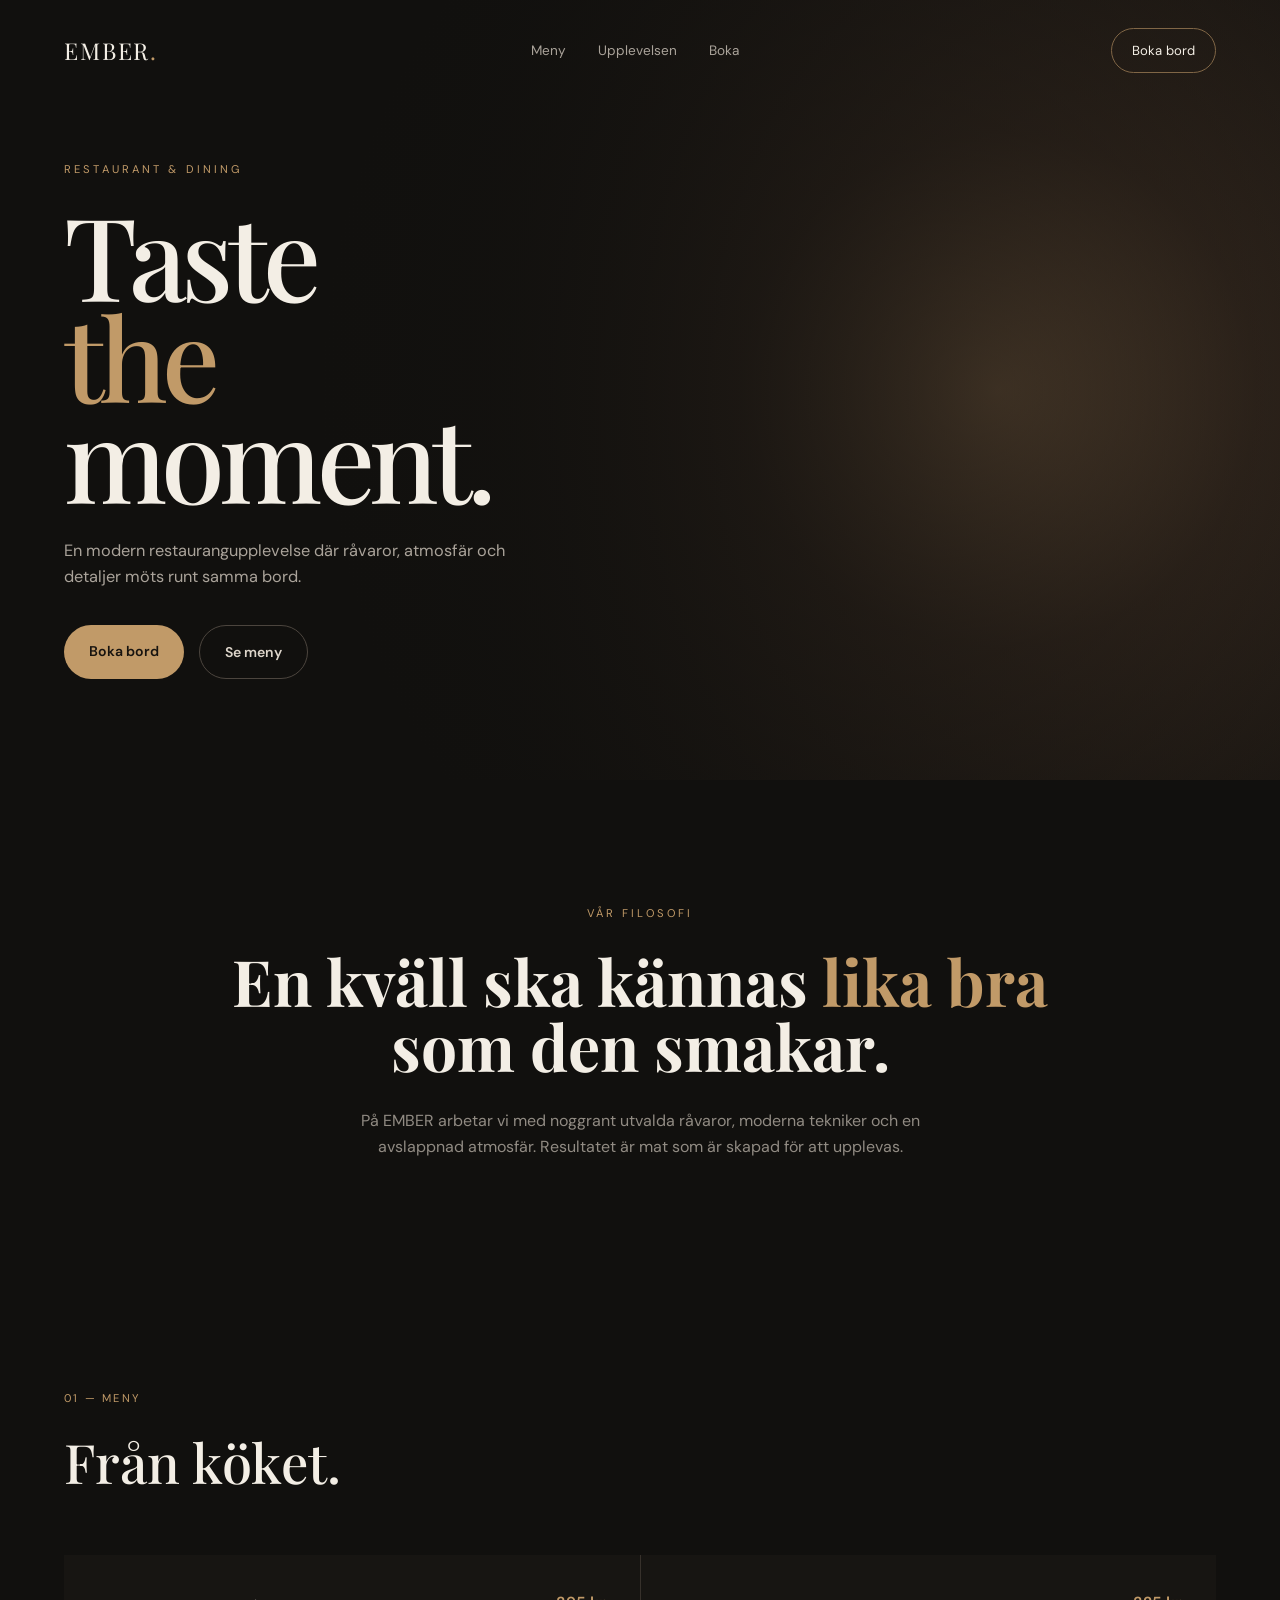
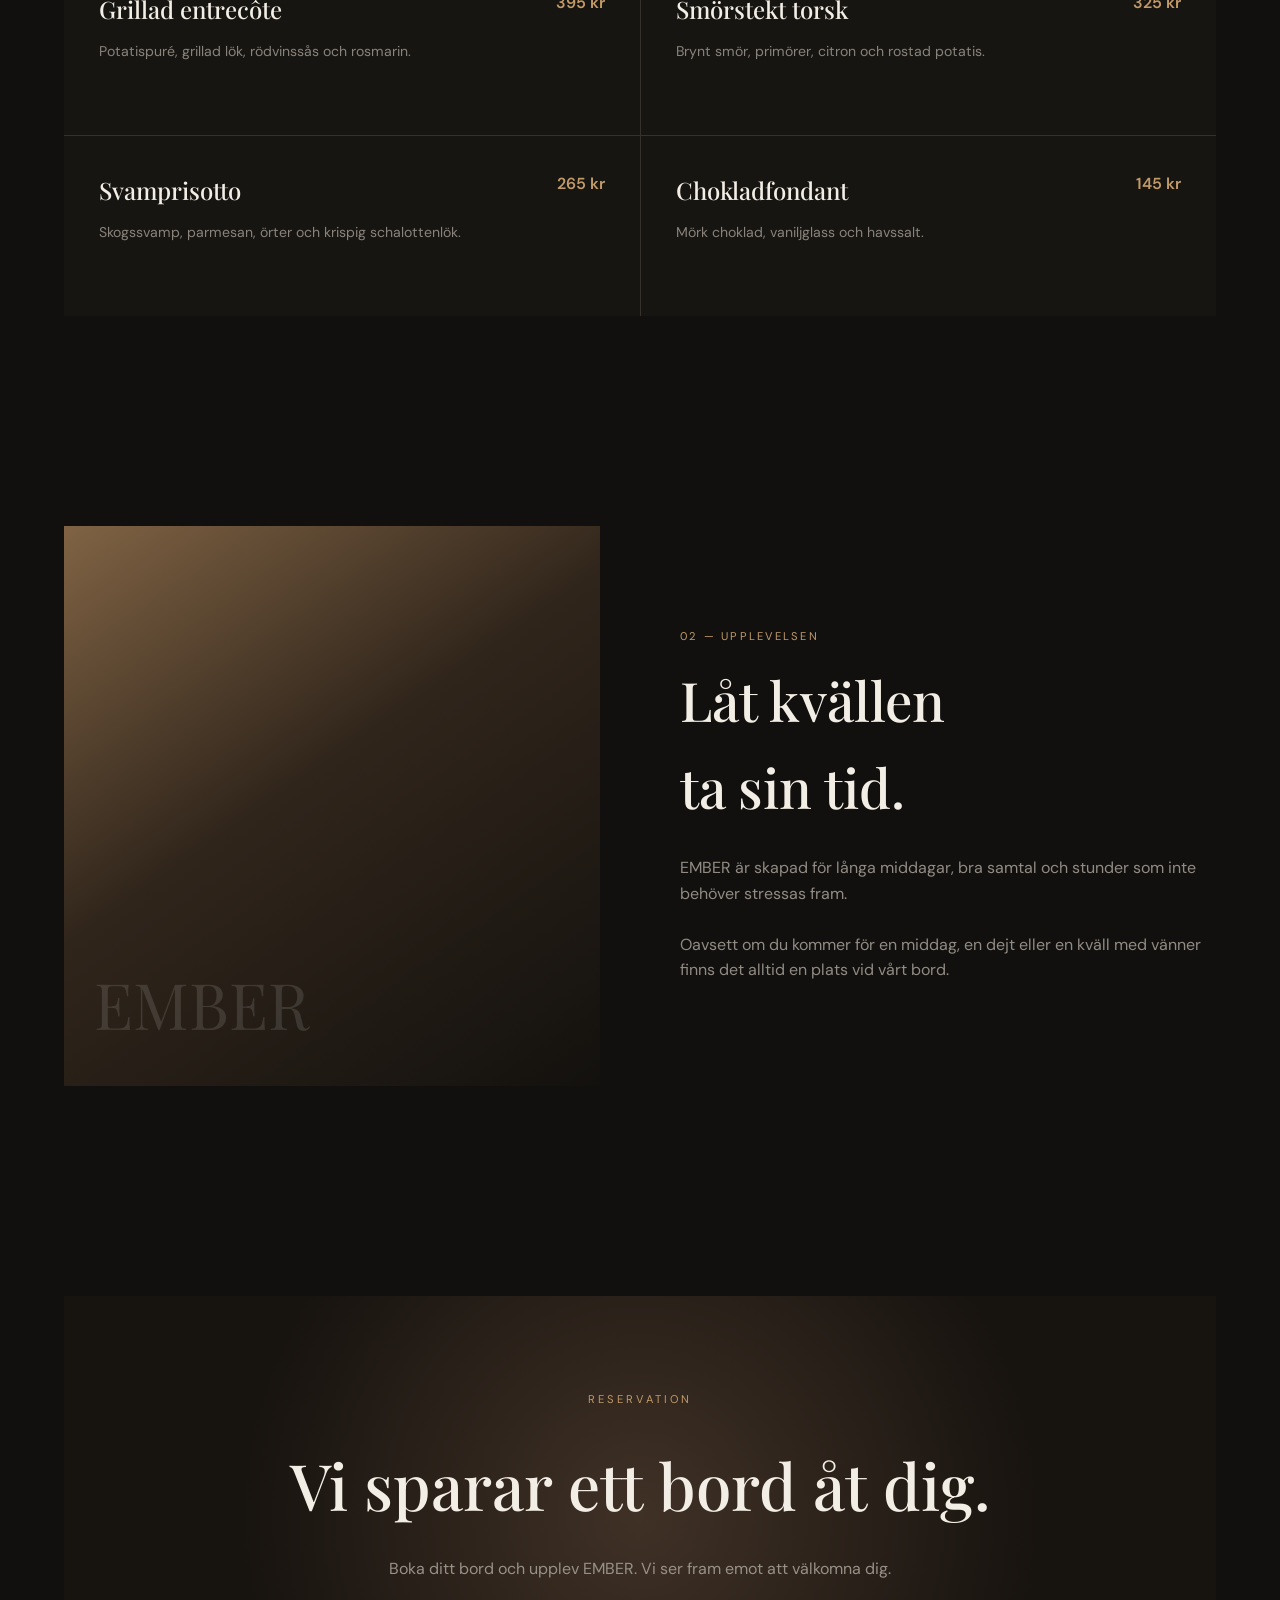
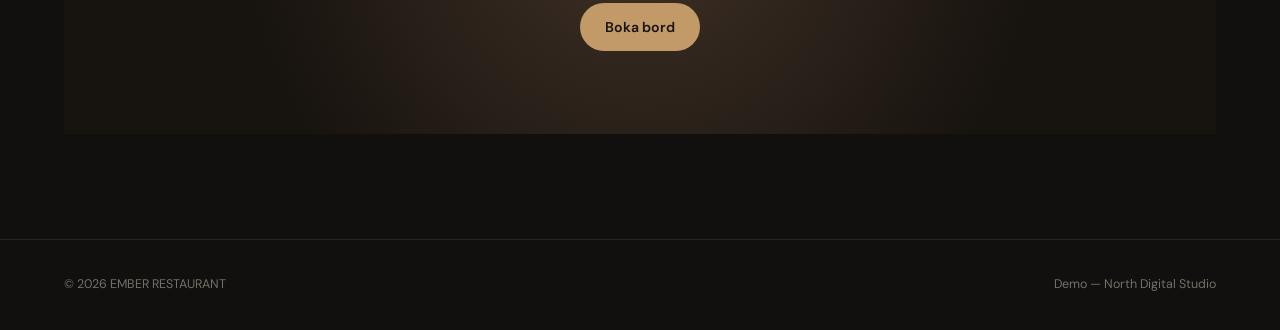
<file: restaurang.html>
<!DOCTYPE html>
<html lang="sv">
<head>
    <meta charset="UTF-8">
    <meta name="viewport" content="width=device-width, initial-scale=1.0">

    <title>EMBER — Restaurant & Dining</title>

    <link rel="preconnect" href="https://fonts.googleapis.com">
    <link rel="preconnect" href="https://fonts.gstatic.com" crossorigin>
    <link href="https://fonts.googleapis.com/css2?family=DM+Sans:wght@400;500;600;700&family=Playfair+Display:wght@500;600;700&display=swap" rel="stylesheet">

    <style>

        * {
            margin: 0;
            padding: 0;
            box-sizing: border-box;
        }

        html {
            scroll-behavior: smooth;
        }

        body {
            background: #11100e;
            color: #f3eee5;
            font-family: "DM Sans", sans-serif;
            line-height: 1.6;
        }

        a {
            color: inherit;
            text-decoration: none;
        }

        .container {
            width: min(1180px, 90%);
            margin: auto;
        }

        /* NAV */

        nav {
            position: absolute;
            top: 0;
            left: 0;
            width: 100%;
            padding: 28px 0;
            z-index: 10;
        }

        .nav-inner {
            display: flex;
            justify-content: space-between;
            align-items: center;
        }

        .logo {
            font-family: "Playfair Display", serif;
            font-size: 1.45rem;
            letter-spacing: 0.08em;
        }

        .logo span {
            color: #c19a68;
        }

        .nav-links {
            display: flex;
            gap: 32px;
            font-size: 0.85rem;
            color: #aaa39a;
        }

        .nav-links a:hover {
            color: white;
        }

        .nav-button {
            border: 1px solid #806646;
            padding: 11px 20px;
            border-radius: 30px;
            font-size: 0.82rem;
        }

        /* HERO */

        .hero {
            min-height: 780px;
            display: flex;
            align-items: center;
            position: relative;
            overflow: hidden;

            background:
                linear-gradient(
                    90deg,
                    rgba(17,16,14,1) 0%,
                    rgba(17,16,14,0.92) 38%,
                    rgba(17,16,14,0.35) 100%
                ),
                radial-gradient(
                    circle at 78% 50%,
                    #70563c 0%,
                    #392b20 24%,
                    #11100e 63%
                );
        }

        .hero-content {
            max-width: 700px;
            padding-top: 60px;
        }

        .eyebrow {
            text-transform: uppercase;
            letter-spacing: 0.28em;
            font-size: 0.7rem;
            color: #c19a68;
            margin-bottom: 25px;
        }

        h1 {
            font-family: "Playfair Display", serif;
            font-size: clamp(4.5rem, 9vw, 8rem);
            line-height: 0.88;
            font-weight: 500;
            letter-spacing: -0.05em;
        }

        h1 em {
            color: #c19a68;
            font-style: normal;
        }

        .hero-text {
            color: #aaa39a;
            max-width: 500px;
            margin-top: 30px;
            font-size: 1.02rem;
        }

        .hero-buttons {
            display: flex;
            gap: 15px;
            margin-top: 35px;
        }

        .button {
            padding: 15px 25px;
            border-radius: 30px;
            font-size: 0.88rem;
            font-weight: 600;
        }

        .button-primary {
            background: #c19a68;
            color: #17130f;
        }

        .button-secondary {
            border: 1px solid #4c453e;
            color: #ddd5ca;
        }

        /* INTRO */

        .intro {
            padding: 125px 0;
            text-align: center;
        }

        .intro h2 {
            font-family: "Playfair Display", serif;
            font-size: clamp(2.7rem, 5vw, 4.7rem);
            line-height: 1.02;
            max-width: 900px;
            margin: auto;
        }

        .intro h2 em {
            color: #c19a68;
            font-style: normal;
        }

        .intro p {
            color: #918b83;
            max-width: 620px;
            margin: 30px auto 0;
        }

        /* MENU */

        .section {
            padding: 105px 0;
        }

        .section-header {
            display: flex;
            justify-content: space-between;
            align-items: end;
            margin-bottom: 50px;
        }

        .section-number {
            color: #c19a68;
            font-size: 0.7rem;
            letter-spacing: 0.2em;
            margin-bottom: 10px;
        }

        .section-title {
            font-family: "Playfair Display", serif;
            font-size: 3.4rem;
            font-weight: 500;
        }

        .menu {
            display: grid;
            grid-template-columns: 1fr 1fr;
            gap: 1px;
            background: #37312b;
        }

        .menu-item {
            background: #171512;
            padding: 35px;
            min-height: 180px;
        }

        .menu-item-top {
            display: flex;
            justify-content: space-between;
            gap: 20px;
        }

        .menu-item h3 {
            font-family: "Playfair Display", serif;
            font-size: 1.5rem;
            font-weight: 500;
        }

        .menu-price {
            color: #c19a68;
            font-weight: 600;
        }

        .menu-item p {
            color: #89837b;
            font-size: 0.88rem;
            margin-top: 12px;
            max-width: 450px;
        }

        /* EXPERIENCE */

        .experience {
            display: grid;
            grid-template-columns: 1fr 1fr;
            gap: 80px;
            align-items: center;
        }

        .experience-image {
            min-height: 560px;

            background:
                linear-gradient(
                    145deg,
                    #806344,
                    #30251b 45%,
                    #13110e
                );

            position: relative;
        }

        .experience-image::after {
            content: "EMBER";
            position: absolute;
            bottom: 30px;
            left: 30px;
            font-family: "Playfair Display", serif;
            font-size: 4rem;
            color: rgba(255,255,255,0.12);
        }

        .experience-text p {
            color: #918b83;
            margin-top: 25px;
        }

        /* RESERVATION */

        .reservation {
            padding: 95px 30px;
            text-align: center;
            background:
                radial-gradient(
                    circle at center,
                    #403126,
                    #17130f 65%
                );
        }

        .reservation h2 {
            font-family: "Playfair Display", serif;
            font-size: clamp(2.8rem, 5vw, 4.5rem);
            font-weight: 500;
        }

        .reservation p {
            color: #989188;
            max-width: 560px;
            margin: 20px auto 32px;
        }

        /* FOOTER */

        footer {
            border-top: 1px solid #29251f;
            padding: 35px 0;
            color: #746f68;
            font-size: 0.78rem;
        }

        .footer-inner {
            display: flex;
            justify-content: space-between;
        }

        /* MOBILE */

        @media (max-width: 800px) {

            .nav-links {
                display: none;
            }

            .hero {
                min-height: 700px;
            }

            .menu,
            .experience {
                grid-template-columns: 1fr;
            }

            .experience-image {
                min-height: 400px;
            }

            .section-header {
                display: block;
            }

            .footer-inner {
                flex-direction: column;
                gap: 10px;
            }

            .menu-item {
                padding: 28px;
            }
        }

    </style>
</head>

<body>

    <!-- NAVIGATION -->

    <nav>
        <div class="container nav-inner">

            <a href="index.html" class="logo">
                EMBER<span>.</span>
            </a>

            <div class="nav-links">
                <a href="#menu">Meny</a>
                <a href="#experience">Upplevelsen</a>
                <a href="#booking">Boka</a>
            </div>

            <a href="#booking" class="nav-button">
                Boka bord
            </a>

        </div>
    </nav>


    <!-- HERO -->

    <section class="hero">

        <div class="container">

            <div class="hero-content">

                <div class="eyebrow">
                    Restaurant & Dining
                </div>

                <h1>
                    Taste<br>
                    <em>the</em><br>
                    moment.
                </h1>

                <p class="hero-text">
                    En modern restaurangupplevelse där råvaror,
                    atmosfär och detaljer möts runt samma bord.
                </p>

                <div class="hero-buttons">

                    <a href="#booking" class="button button-primary">
                        Boka bord
                    </a>

                    <a href="#menu" class="button button-secondary">
                        Se meny
                    </a>

                </div>

            </div>

        </div>

    </section>


    <!-- INTRO -->

    <section class="intro">

        <div class="container">

            <div class="eyebrow">
                Vår filosofi
            </div>

            <h2>
                En kväll ska kännas
                <em>lika bra</em>
                som den smakar.
            </h2>

            <p>
                På EMBER arbetar vi med noggrant utvalda råvaror,
                moderna tekniker och en avslappnad atmosfär.
                Resultatet är mat som är skapad för att upplevas.
            </p>

        </div>

    </section>


    <!-- MENU -->

    <section class="section" id="menu">

        <div class="container">

            <div class="section-header">

                <div>
                    <div class="section-number">
                        01 — MENY
                    </div>

                    <h2 class="section-title">
                        Från köket.
                    </h2>
                </div>

            </div>


            <div class="menu">

                <div class="menu-item">

                    <div class="menu-item-top">
                        <h3>Grillad entrecôte</h3>
                        <span class="menu-price">395 kr</span>
                    </div>

                    <p>
                        Potatispuré, grillad lök, rödvinssås
                        och rosmarin.
                    </p>

                </div>


                <div class="menu-item">

                    <div class="menu-item-top">
                        <h3>Smörstekt torsk</h3>
                        <span class="menu-price">325 kr</span>
                    </div>

                    <p>
                        Brynt smör, primörer, citron och
                        rostad potatis.
                    </p>

                </div>


                <div class="menu-item">

                    <div class="menu-item-top">
                        <h3>Svamprisotto</h3>
                        <span class="menu-price">265 kr</span>
                    </div>

                    <p>
                        Skogssvamp, parmesan, örter och
                        krispig schalottenlök.
                    </p>

                </div>


                <div class="menu-item">

                    <div class="menu-item-top">
                        <h3>Chokladfondant</h3>
                        <span class="menu-price">145 kr</span>
                    </div>

                    <p>
                        Mörk choklad, vaniljglass och
                        havssalt.
                    </p>

                </div>

            </div>

        </div>

    </section>


    <!-- EXPERIENCE -->

    <section class="section" id="experience">

        <div class="container experience">

            <div class="experience-image"></div>

            <div class="experience-text">

                <div class="section-number">
                    02 — UPPLEVELSEN
                </div>

                <h2 class="section-title">
                    Låt kvällen
                    <br>
                    ta sin tid.
                </h2>

                <p>
                    EMBER är skapad för långa middagar,
                    bra samtal och stunder som inte behöver
                    stressas fram.
                </p>

                <p>
                    Oavsett om du kommer för en middag,
                    en dejt eller en kväll med vänner
                    finns det alltid en plats vid vårt bord.
                </p>

            </div>

        </div>

    </section>


    <!-- BOOKING -->

    <section class="section" id="booking">

        <div class="container">

            <div class="reservation">

                <div class="eyebrow">
                    Reservation
                </div>

                <h2>
                    Vi sparar ett bord åt dig.
                </h2>

                <p>
                    Boka ditt bord och upplev EMBER.
                    Vi ser fram emot att välkomna dig.
                </p>

                <a
                    href="mailto:boka@emberrestaurant.se"
                    class="button button-primary"
                >
                    Boka bord
                </a>

            </div>

        </div>

    </section>


    <!-- FOOTER -->

    <footer>

        <div class="container footer-inner">

            <div>
                © 2026 EMBER RESTAURANT
            </div>

            <div>
                Demo — North Digital Studio
            </div>

        </div>

    </footer>

</body>
</html>
</file>
